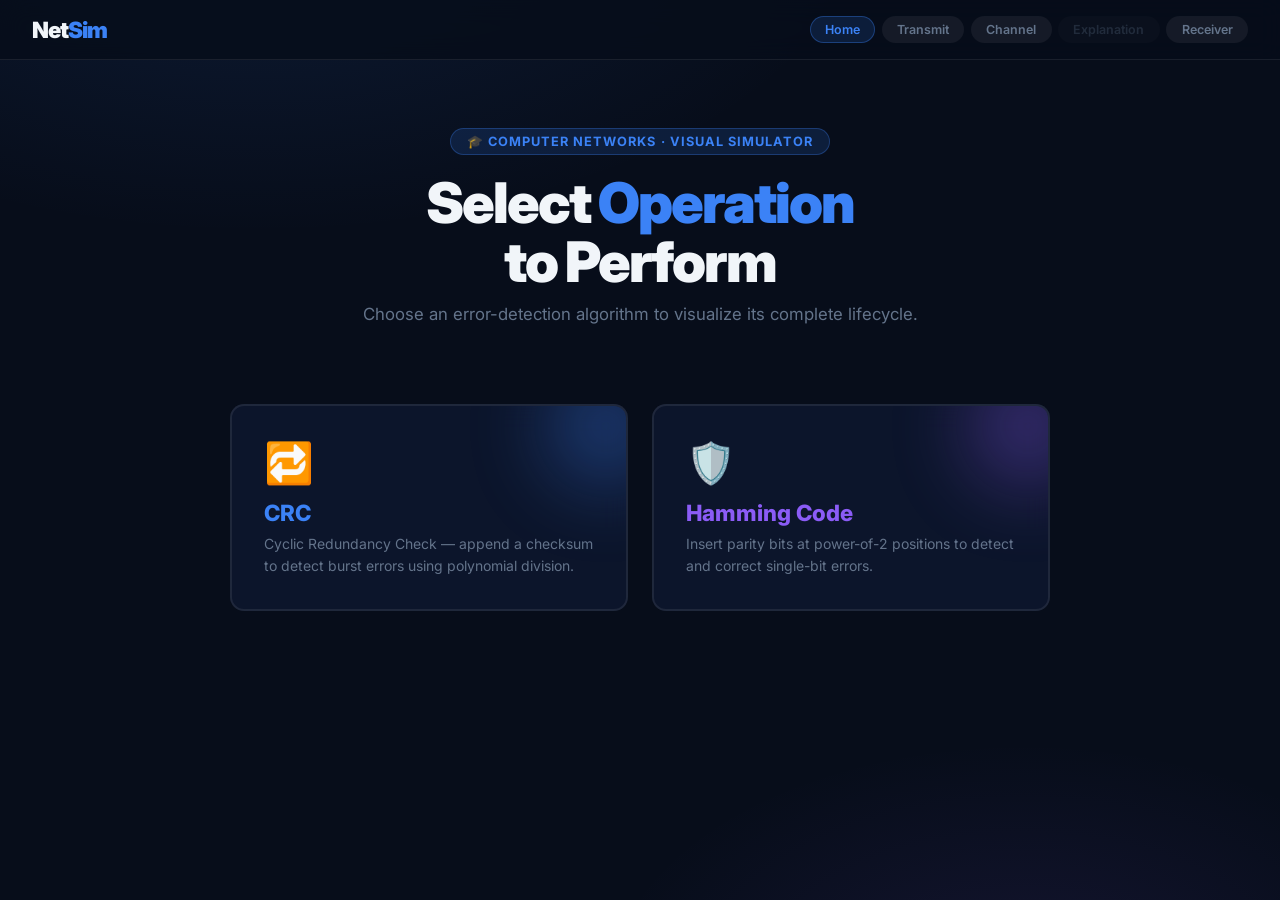
<file: simulator/index.html>
<!DOCTYPE html>
<html lang="en">

<head>
    <meta charset="UTF-8">
    <meta name="viewport" content="width=device-width,initial-scale=1">
    <title>NetSim — Error Detection Simulator</title>
    <meta name="description" content="Interactive CRC and Hamming Code simulator">
    <link rel="stylesheet" href="styles.css">
    <style>
        .hero {
            text-align: center;
            padding: 2rem 0 2.5rem;
        }

        .hero-badge {
            display: inline-block;
            background: var(--primary-dim);
            color: var(--primary);
            border: 1px solid rgba(59, 130, 246, .3);
            border-radius: 2rem;
            padding: .3rem 1rem;
            font-size: .8rem;
            font-weight: 700;
            margin-bottom: 1.2rem;
            letter-spacing: .08em;
            text-transform: uppercase;
        }

        .hero h1 {
            font-size: clamp(2rem, 5vw, 3.5rem);
            font-weight: 900;
            letter-spacing: -2px;
            line-height: 1.05;
        }

        .hero h1 span {
            color: var(--primary);
        }

        .hero p {
            margin-top: .8rem;
            font-size: 1.05rem;
            color: var(--muted);
        }

        .cards-row {
            display: grid;
            grid-template-columns: 1fr 1fr;
            gap: 1.5rem;
            width: 100%;
            max-width: 820px;
            margin-top: 2.5rem;
        }

        @media(max-width:600px) {
            .cards-row {
                grid-template-columns: 1fr;
            }
        }

        .mode-card {
            border-radius: var(--radius);
            padding: 2rem;
            cursor: pointer;
            position: relative;
            overflow: hidden;
            border: 2px solid var(--glass-b);
            background: var(--glass);
            backdrop-filter: blur(14px);
            transition: all .3s cubic-bezier(.4, 0, .2, 1);
            user-select: none;
        }

        .mode-card:hover {
            transform: translateY(-4px);
        }

        .mode-card.crc-card:hover,
        .mode-card.crc-card.selected {
            border-color: rgba(59, 130, 246, .6);
            box-shadow: 0 0 40px rgba(59, 130, 246, .2), 0 20px 40px rgba(0, 0, 0, .3);
        }

        .mode-card.ham-card:hover,
        .mode-card.ham-card.selected {
            border-color: rgba(139, 92, 246, .6);
            box-shadow: 0 0 40px rgba(139, 92, 246, .2), 0 20px 40px rgba(0, 0, 0, .3);
        }

        .mode-card .glow-orb {
            position: absolute;
            top: -40px;
            right: -40px;
            width: 120px;
            height: 120px;
            border-radius: 50%;
            filter: blur(40px);
            opacity: .35;
        }

        .crc-card .glow-orb {
            background: var(--primary);
        }

        .ham-card .glow-orb {
            background: var(--violet);
        }

        .mode-icon {
            font-size: 2.5rem;
            margin-bottom: .75rem;
        }

        .mode-name {
            font-size: 1.4rem;
            font-weight: 800;
            margin-bottom: .4rem;
        }

        .mode-card.crc-card .mode-name {
            color: var(--primary);
        }

        .mode-card.ham-card .mode-name {
            color: var(--violet);
        }

        .mode-desc {
            font-size: .875rem;
            color: var(--muted);
            line-height: 1.6;
        }

        .info-panel {
            width: 100%;
            max-width: 820px;
            margin-top: 1.5rem;
            display: none;
            animation: pageIn .4s ease both;
        }

        .info-panel.visible {
            display: block;
        }

        .info-grid {
            display: grid;
            grid-template-columns: 1fr 1fr;
            gap: 1rem;
            margin-top: 1rem;
        }

        @media(max-width:600px) {
            .info-grid {
                grid-template-columns: 1fr;
            }
        }

        .info-block {
            background: rgba(0, 0, 0, .25);
            border-radius: 10px;
            padding: 1rem;
            border: 1px solid var(--glass-b);
        }

        .info-block h4 {
            font-size: .8rem;
            font-weight: 700;
            color: var(--muted);
            text-transform: uppercase;
            letter-spacing: .06em;
            margin-bottom: .5rem;
        }

        .info-block p {
            font-size: .875rem;
            color: #cbd5e1;
            line-height: 1.6;
        }

        .formula-box {
            background: rgba(0, 0, 0, .3);
            border-radius: 8px;
            padding: .75rem 1rem;
            font-family: var(--mono);
            font-size: .95rem;
            margin-top: .5rem;
            border: 1px solid var(--glass-b);
        }

        .begin-wrap {
            margin-top: 2rem;
            text-align: center;
            animation: pageIn .4s ease .1s both;
        }
    </style>
</head>

<body>
    <nav class="nav-strip">
        <div class="nav-logo">Net<span>Sim</span></div>
        <div class="nav-steps"></div>
    </nav>

    <div class="page-root page-wrap">
        <div class="hero">
            <div class="hero-badge">🎓 Computer Networks · Visual Simulator</div>
            <h1>Select <span>Operation</span><br>to Perform</h1>
            <p>Choose an error-detection algorithm to visualize its complete lifecycle.</p>
        </div>

        <div class="cards-row">
            <div class="mode-card crc-card" id="card-crc" onclick="selectMode('crc')">
                <div class="glow-orb"></div>
                <div class="mode-icon">🔁</div>
                <div class="mode-name">CRC</div>
                <div class="mode-desc">Cyclic Redundancy Check — append a checksum to detect burst errors using
                    polynomial division.</div>
            </div>
            <div class="mode-card ham-card" id="card-ham" onclick="selectMode('hamming')">
                <div class="glow-orb"></div>
                <div class="mode-icon">🛡️</div>
                <div class="mode-name">Hamming Code</div>
                <div class="mode-desc">Insert parity bits at power-of-2 positions to detect and correct single-bit
                    errors.</div>
            </div>
        </div>

        <!-- Detail panel shown after selection -->
        <div class="info-panel card" id="info-panel">
            <div id="info-inner"></div>
        </div>

        <div class="begin-wrap" id="begin-wrap" style="display:none">
            <button class="btn btn-primary" onclick="navigate('transmit.html')"
                style="padding:1rem 3rem;font-size:1.05rem;">
                Begin Simulation &rarr;
            </button>
        </div>
    </div>

    <script src="app.js"></script>
    <script>
        buildNav('index.html');
        const CRC_HTML = `
<h3 style="font-size:1.1rem;font-weight:800;color:var(--primary);margin-bottom:1rem">� Cyclic Redundancy Check (CRC)</h3>
<p style="color:var(--muted);font-size:.9rem;line-height:1.7;margin-bottom:1rem">CRC is a type of hash function used to detect accidental changes to raw data. A sender calculates a checksum (remainder) by doing polynomial long division and appends it to the data. The receiver repeats the division — if the remainder is zero, data is intact.</p>
<div class="info-grid">
  <div class="info-block"><h4>How Encoding Works</h4><p>Append <em>r</em> zeros to data (where r = degree of polynomial), then XOR-divide by the polynomial. The remainder is appended as the CRC checksum.</p><div class="formula-box">CRC = Data × 2<sup>r</sup> mod G(x)</div></div>
  <div class="info-block"><h4>How Detection Works</h4><p>Receiver divides received frame by the same polynomial. If remainder ≠ 0, there was an error. If remainder = 0, data is considered valid.</p><div class="formula-box">Received ÷ G(x) → Remainder = 0?</div></div>
  <div class="info-block"><h4>Key Properties</h4><p>Detects all single-bit errors, all burst errors up to the degree of the polynomial, and most other error patterns.</p></div>
  <div class="info-block"><h4>Common Polynomials</h4><p>CRC-8: 100000111 &nbsp;|&nbsp; CRC-16: 11000000000000101 &nbsp;|&nbsp; CRC-32 in Ethernet</p><div class="formula-box" style="font-size:.8rem">G(x) = x³+x+1 → 1101</div></div>
</div>`;

        const HAM_HTML = `
<h3 style="font-size:1.1rem;font-weight:800;color:var(--violet);margin-bottom:1rem">🛡️ Hamming Code</h3>
<p style="color:var(--muted);font-size:.9rem;line-height:1.7;margin-bottom:1rem">Hamming Code inserts redundant parity bits at power-of-2 positions within the data. Each parity bit covers a specific set of data bit positions. At the receiver, the syndrome bits reveal the exact position of any single-bit error so it can be corrected.</p>
<div class="info-grid">
  <div class="info-block"><h4>Parity Bit Positions</h4><p>Positions 1, 2, 4, 8, 16… (powers of 2) are reserved for parity bits. Data fills the remaining positions.</p><div class="formula-box">If m data bits → r parity bits<br>where 2ʳ ≥ m + r + 1</div></div>
  <div class="info-block"><h4>Error Correction</h4><p>At the receiver, all parity checks are re-run. The sum of failed check positions gives the syndrome — the exact position of the flipped bit.</p><div class="formula-box">Syndrome = S₁S₂S₃… → error bit index</div></div>
  <div class="info-block"><h4>Even vs Odd Parity</h4><p>Even: parity bit makes an even count of 1s in its group. Odd: parity bit makes an odd count. Both variants work — the receiver must know which was used.</p></div>
  <div class="info-block"><h4>Characteristics</h4><p>Detects and corrects all single-bit errors. Can detect (but not correct) two-bit errors. Widely used in ECC RAM.</p></div>
</div>`;

        function selectMode(m) {
            State.mode = m;
            document.getElementById('card-crc').classList.toggle('selected', m === 'crc');
            document.getElementById('card-ham').classList.toggle('selected', m === 'hamming');
            const panel = document.getElementById('info-panel');
            document.getElementById('info-inner').innerHTML = m === 'crc' ? CRC_HTML : HAM_HTML;
            panel.style.borderColor = m === 'crc' ? 'rgba(59,130,246,.3)' : 'rgba(139,92,246,.3)';
            panel.classList.add('visible');
            document.getElementById('begin-wrap').style.display = 'block';
            panel.scrollIntoView({ behavior: 'smooth', block: 'nearest' });
        }
        // Restore previous selection if any
        if (State.data) {
            selectMode(State.mode);
        }
    </script>
</body>

</html>
</file>
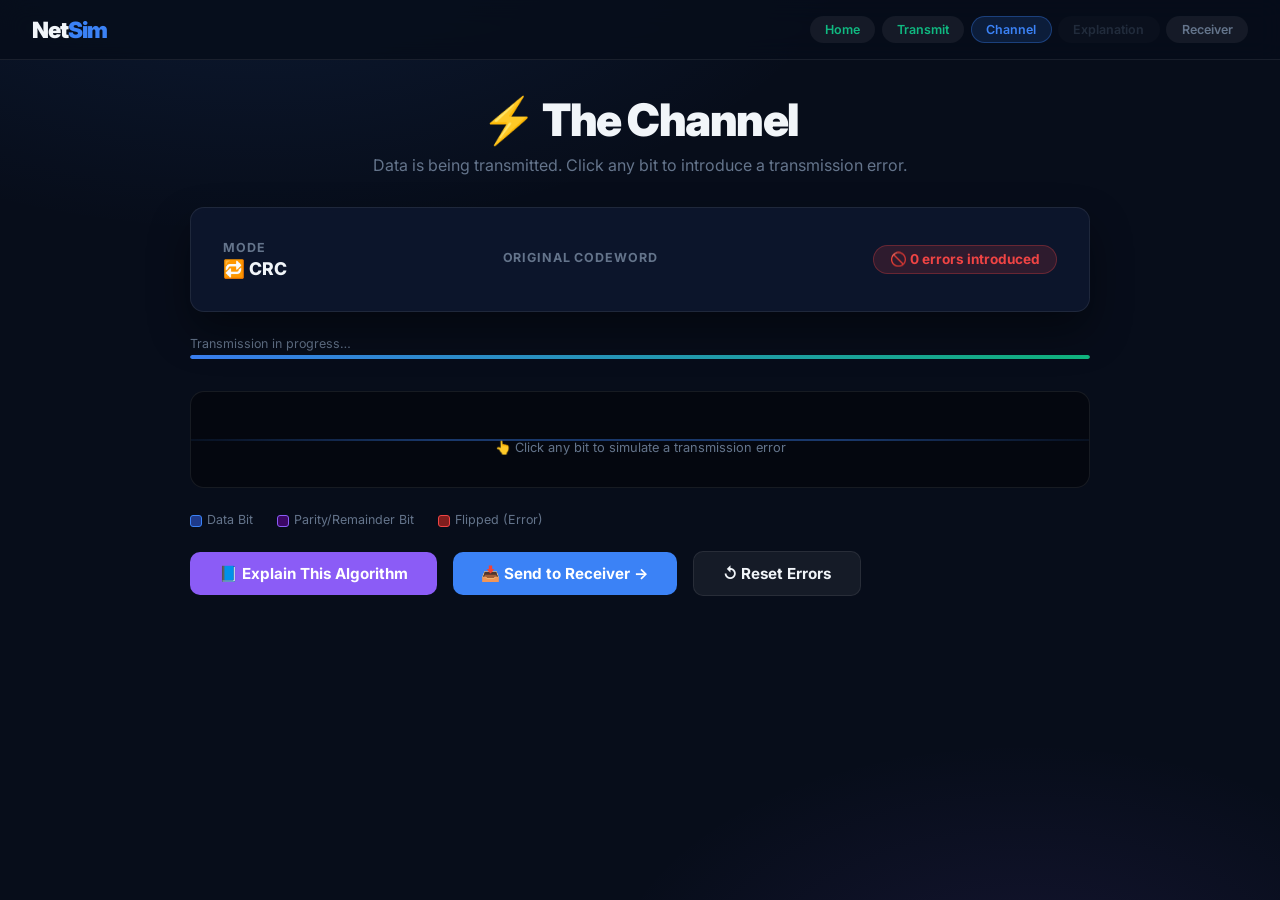
<file: simulator/channel.html>
<!DOCTYPE html>
<html lang="en">

<head>
    <meta charset="UTF-8">
    <meta name="viewport" content="width=device-width,initial-scale=1">
    <title>NetSim — The Channel</title>
    <link rel="stylesheet" href="styles.css">
    <style>
        .channel-wrap {
            width: 100%;
            max-width: 900px;
            margin-top: 2rem;
            display: flex;
            flex-direction: column;
            gap: 1.5rem;
        }

        /* Stream ribbon */
        .stream-ribbon {
            background: rgba(0, 0, 0, .4);
            border: 1px solid var(--glass-b);
            border-radius: var(--radius);
            padding: 2rem;
            position: relative;
            overflow: hidden;
        }

        .stream-ribbon::before {
            content: '';
            position: absolute;
            top: 50%;
            left: -60px;
            right: -60px;
            height: 2px;
            background: linear-gradient(90deg, transparent, rgba(59, 130, 246, .4) 30%, rgba(59, 130, 246, .4) 70%, transparent);
            transform: translateY(-50%);
            animation: streamPulse 2s ease infinite;
        }

        @keyframes streamPulse {

            0%,
            100% {
                opacity: .4;
            }

            50% {
                opacity: 1;
            }
        }

        .bits-channel {
            display: flex;
            flex-wrap: wrap;
            gap: .4rem;
            justify-content: center;
            position: relative;
            z-index: 1;
        }

        .bit-box.channel-bit {
            cursor: pointer;
            width: 48px;
            height: 54px;
            font-size: 1.3rem;
        }

        .bit-box.channel-bit:hover {
            transform: translateY(-4px) scale(1.1);
            filter: brightness(1.3);
        }

        .bit-box.channel-bit.error {
            cursor: pointer;
        }

        .flip-hint {
            text-align: center;
            font-size: .8rem;
            color: var(--muted);
            margin-top: 1rem;
        }

        /* Error counter */
        .err-counter {
            display: inline-flex;
            align-items: center;
            gap: .5rem;
            background: var(--red-dim);
            color: var(--red);
            border: 1px solid rgba(239, 68, 68, .3);
            border-radius: 2rem;
            padding: .35rem 1rem;
            font-size: .85rem;
            font-weight: 700;
        }

        /* Actions bar */
        .actions-bar {
            display: flex;
            gap: 1rem;
            flex-wrap: wrap;
            align-items: center;
        }

        .packet-anim {
            width: 100%;
            height: 4px;
            background: rgba(255, 255, 255, .06);
            border-radius: 2px;
            overflow: hidden;
            margin-bottom: .5rem;
        }

        .packet-fill {
            height: 100%;
            background: linear-gradient(90deg, var(--primary), var(--green));
            border-radius: 2px;
            width: 0%;
            transition: width .8s ease;
        }
    </style>
</head>

<body>
    <nav class="nav-strip">
        <div class="nav-logo">Net<span>Sim</span></div>
        <div class="nav-steps"></div>
    </nav>

    <div class="page-root page-wrap">
        <h1 class="section-title">⚡ The Channel</h1>
        <p class="section-sub">Data is being transmitted. Click any bit to introduce a transmission error.</p>

        <div class="channel-wrap">

            <div class="card"
                style="display:flex;align-items:center;justify-content:space-between;flex-wrap:wrap;gap:1rem;">
                <div>
                    <div
                        style="font-size:.78rem;color:var(--muted);font-weight:700;text-transform:uppercase;letter-spacing:.07em;">
                        Mode</div>
                    <div id="mode-badge" style="font-size:1.1rem;font-weight:800;margin-top:.2rem;"></div>
                </div>
                <div>
                    <div
                        style="font-size:.78rem;color:var(--muted);font-weight:700;text-transform:uppercase;letter-spacing:.07em;">
                        Original Codeword</div>
                    <div id="codeword-info"
                        style="font-family:var(--mono);letter-spacing:2px;margin-top:.2rem;font-size:1rem;"></div>
                </div>
                <div class="err-counter" id="err-counter">🚫 0 errors introduced</div>
            </div>

            <!-- Transmission progress bar -->
            <div>
                <div style="font-size:.78rem;color:var(--muted);margin-bottom:.25rem;">Transmission in progress…</div>
                <div class="packet-anim">
                    <div class="packet-fill" id="pkt-fill"></div>
                </div>
            </div>

            <!-- The bit stream -->
            <div class="stream-ribbon">
                <div class="bits-channel" id="channel-bits"></div>
                <div class="flip-hint">👆 Click any bit to simulate a transmission error</div>
            </div>

            <!-- Legend -->
            <div style="display:flex;gap:1.5rem;flex-wrap:wrap;font-size:.78rem;color:var(--muted);">
                <span><span
                        style="display:inline-block;width:12px;height:12px;background:#1e3a8a;border:1.5px solid #3b82f6;border-radius:3px;margin-right:5px;vertical-align:middle;"></span>Data
                    Bit</span>
                <span><span
                        style="display:inline-block;width:12px;height:12px;background:#3b0764;border:1.5px solid #8b5cf6;border-radius:3px;margin-right:5px;vertical-align:middle;"></span>Parity/Remainder
                    Bit</span>
                <span><span
                        style="display:inline-block;width:12px;height:12px;background:#7f1d1d;border:1.5px solid #ef4444;border-radius:3px;margin-right:5px;vertical-align:middle;"></span>Flipped
                    (Error)</span>
            </div>

            <!-- Actions -->
            <div class="actions-bar">
                <button class="btn btn-violet" onclick="goExplain()">📘 Explain This Algorithm</button>
                <button class="btn btn-primary" onclick="goReceiver()">📥 Send to Receiver →</button>
                <button class="btn btn-ghost" onclick="resetBits()">↺ Reset Errors</button>
            </div>
        </div>
    </div>

    <script src="app.js"></script>
    <script>
        buildNav('channel.html');
        const codeword = State.codeword;
        const mode = State.mode;
        let errCount = 0;
        let originalBitTypes = [];

        document.getElementById('mode-badge').textContent = mode === 'crc' ? '🔁 CRC' : '🛡️ Hamming Code';
        document.getElementById('codeword-info').textContent = codeword;

        // Build class map
        function buildClassMap() {
            const n = codeword.length;
            const map = {};
            if (mode === 'crc') {
                const dataLen = State.data.length;
                codeword.split('').forEach((_, i) => { map[i] = i < dataLen ? 'data' : 'rem'; });
            } else {
                codeword.split('').forEach((_, i) => {
                    const pos = n - i;
                    map[i] = (pos & (pos - 1)) === 0 ? 'parity' : 'data';
                });
            }
            return map;
        }

        const clsMap = buildClassMap();
        codeword.split('').forEach((_, i) => originalBitTypes.push(clsMap[i]));

        function renderChannel() {
            const container = document.getElementById('channel-bits');
            const currentBits = Array.from(container.querySelectorAll('.channel-bit')).map(b => b.textContent);
            container.innerHTML = '';
            const bits = currentBits.length ? currentBits : codeword.split('');
            bits.forEach((b, i) => {
                const box = document.createElement('div');
                const isErr = b !== codeword[i];
                box.className = `bit-box channel-bit flow-in ${isErr ? 'error' : originalBitTypes[i]}`;
                box.style.animationDelay = (i * 0.03) + 's';
                box.textContent = b;
                box.title = 'Click to flip this bit';
                box.addEventListener('click', () => flipBit(box, i));
                container.appendChild(box);
            });
        }

        // Initial render with animation
        setTimeout(() => {
            renderChannel();
            // animate progress bar
            setTimeout(() => document.getElementById('pkt-fill').style.width = '100%', 200);
        }, 100);

        function flipBit(box, idx) {
            const was = box.textContent;
            box.textContent = was === '1' ? '0' : '1';
            const isErr = box.textContent !== codeword[idx];
            box.className = `bit-box channel-bit ${isErr ? 'error' : originalBitTypes[idx]}`;
            // Ripple effect
            box.style.transform = 'scale(1.3)';
            setTimeout(() => box.style.transform = '', 200);
            // Recount errors
            errCount = Array.from(document.querySelectorAll('.channel-bit'))
                .filter((b, i) => b.textContent !== codeword[i]).length;
            document.getElementById('err-counter').textContent = `🚫 ${errCount} error${errCount !== 1 ? 's' : ''} introduced`;
            document.getElementById('err-counter').style.background = errCount ? 'rgba(239,68,68,.2)' : 'var(--red-dim)';
        }

        function resetBits() {
            errCount = 0;
            document.getElementById('err-counter').textContent = '🚫 0 errors introduced';
            document.getElementById('channel-bits').innerHTML = '';
            renderChannel();
        }

        function goReceiver() {
            State.received = Array.from(document.querySelectorAll('.channel-bit')).map(b => b.textContent).join('');
            State.fromChannel = true;
            navigate('receiver.html');
        }

        function goExplain() {
            State.fromChannel = true;
            navigate('explanation.html');
        }
    </script>
</body>

</html>
</file>
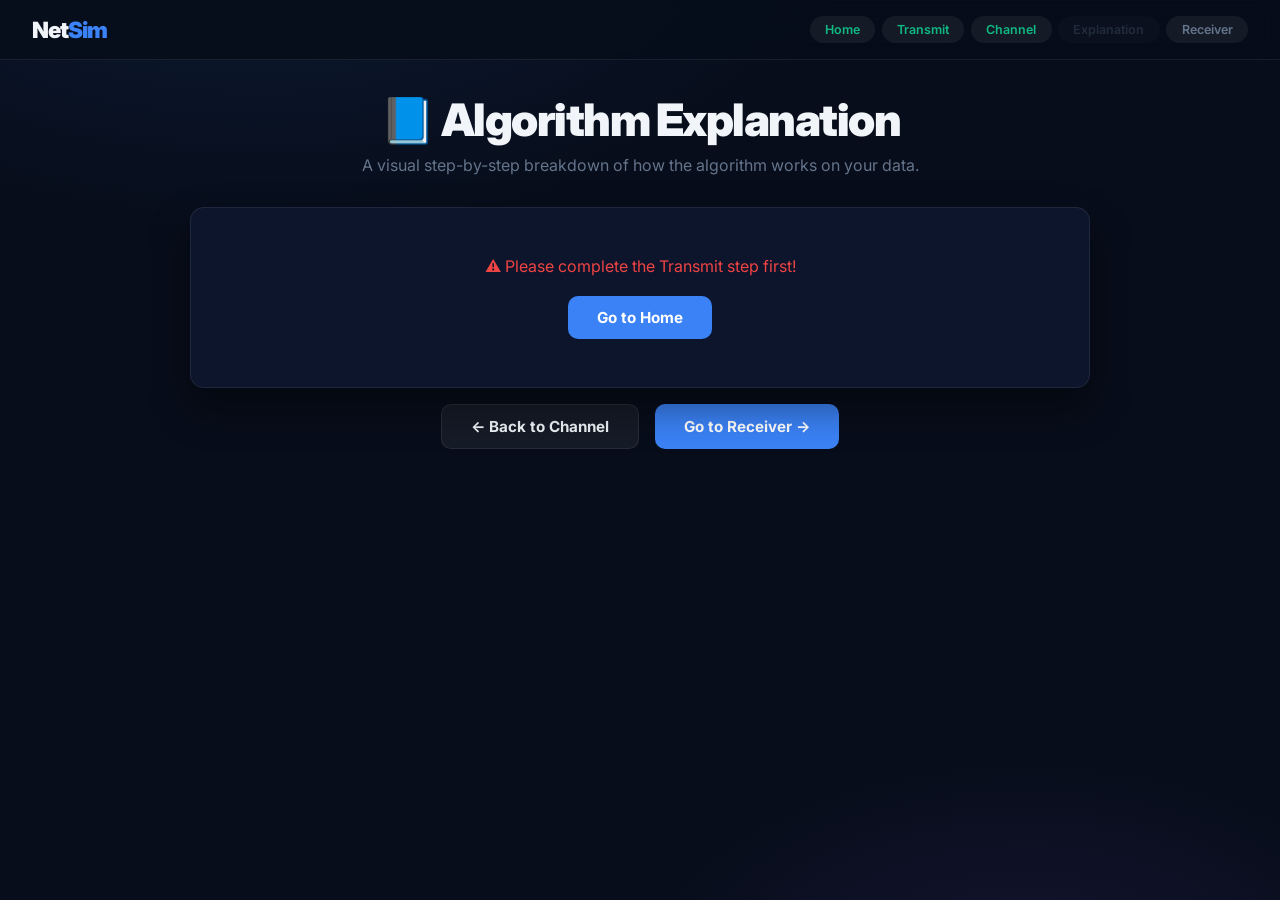
<file: simulator/explanation.html>
<!DOCTYPE html>
<html lang="en">

<head>
    <meta charset="UTF-8">
    <meta name="viewport" content="width=device-width,initial-scale=1">
    <title>NetSim — Explanation</title>
    <link rel="stylesheet" href="styles.css">
    <style>
        .exp-wrap {
            width: 100%;
            max-width: 900px;
            margin-top: 2rem;
            display: flex;
            flex-direction: column;
            gap: 2rem;
        }

        .exp-section {
            display: flex;
            flex-direction: column;
            gap: 1rem;
        }

        .exp-heading {
            font-size: .72rem;
            font-weight: 800;
            text-transform: uppercase;
            letter-spacing: .12em;
            color: var(--primary);
            padding-bottom: .5rem;
            border-bottom: 1px solid rgba(59, 130, 246, .25);
        }

        /* CRC table */
        .crc-div-wrap {
            overflow-x: auto;
        }

        .crc-div-table {
            border-collapse: collapse;
            font-family: var(--mono);
            font-size: .85rem;
            width: 100%;
        }

        .crc-div-table th {
            background: rgba(59, 130, 246, .12);
            color: var(--primary);
            padding: .5rem .8rem;
            border: 1px solid rgba(59, 130, 246, .2);
            font-weight: 700;
        }

        .crc-div-table td {
            padding: .45rem .8rem;
            border: 1px solid var(--glass-b);
        }

        .crc-div-table .sep-row td {
            border-top: 2px solid rgba(255, 255, 255, .2);
        }

        .crc-div-table .result-row td {
            background: rgba(16, 185, 129, .08);
            color: var(--green);
        }

        /* Hamming interactive */
        .ham-pos-diagram {
            display: flex;
            gap: .6rem;
            flex-wrap: wrap;
            align-items: flex-end;
        }

        .parity-group-box {
            background: rgba(139, 92, 246, .1);
            border: 1px solid rgba(139, 92, 246, .25);
            border-radius: 10px;
            padding: .75rem;
            cursor: pointer;
            transition: all .2s;
        }

        .parity-group-box:hover {
            background: rgba(139, 92, 246, .2);
            transform: translateY(-2px);
        }

        .parity-group-box h5 {
            font-size: .75rem;
            font-weight: 700;
            color: var(--violet);
            margin-bottom: .4rem;
        }

        .parity-group-box .covered-positions {
            display: flex;
            gap: .25rem;
            flex-wrap: wrap;
        }

        .mini-bit {
            width: 28px;
            height: 32px;
            display: inline-flex;
            align-items: center;
            justify-content: center;
            border-radius: 5px;
            font-family: var(--mono);
            font-size: .8rem;
            font-weight: 700;
        }

        .mini-bit.data {
            background: #1e3a8a;
            color: #93c5fd;
            border: 1px solid #3b82f6;
        }

        .mini-bit.parity {
            background: #3b0764;
            color: #c4b5fd;
            border: 1px solid #8b5cf6;
        }

        .mini-bit.active {
            outline: 2px solid var(--amber);
            outline-offset: 2px;
        }

        /* Syndrome table */
        .syn-wrap {
            overflow-x: auto;
        }

        .step-by-step {
            display: flex;
            flex-direction: column;
            gap: .5rem;
        }

        .explain-step {
            background: rgba(0, 0, 0, .2);
            border-radius: 8px;
            padding: .75rem 1rem;
            border-left: 3px solid var(--glass-b);
            animation: slideRow .3s ease both;
        }

        .explain-step.crc-step {
            border-color: var(--primary);
        }

        .explain-step.ham-step {
            border-color: var(--violet);
        }

        .explain-step.pass-step {
            border-color: var(--green);
        }

        .explain-step.fail-step {
            border-color: var(--red);
        }
    </style>
</head>

<body>
    <nav class="nav-strip">
        <div class="nav-logo">Net<span>Sim</span></div>
        <div class="nav-steps"></div>
    </nav>

    <div class="page-root page-wrap">
        <h1 class="section-title">📘 Algorithm Explanation</h1>
        <p class="section-sub">A visual step-by-step breakdown of how the algorithm works on your data.</p>

        <div class="exp-wrap" id="exp-wrap">
            <div class="card" style="text-align:center;padding:3rem;">
                <div style="font-size:2rem;margin-bottom:1rem;">⏳</div>
                <div style="color:var(--muted);">Loading explanation…</div>
            </div>
        </div>

        <div style="display:flex;gap:1rem;margin-top:1rem;flex-wrap:wrap;">
            <button class="btn btn-ghost" onclick="navigate('channel.html')">← Back to Channel</button>
            <button class="btn btn-primary" onclick="navigate('receiver.html')">Go to Receiver →</button>
        </div>
    </div>

    <script src="app.js"></script>
    <script>
        buildNav('explanation.html');
        // Guard: only if came from channel
        if (!State.codeword) {
            document.getElementById('exp-wrap').innerHTML = `<div class="card" style="text-align:center;padding:3rem;color:var(--red)">
    ⚠️ Please complete the Transmit step first!<br><br>
    <button class="btn btn-primary" onclick="navigate('index.html')">Go to Home</button>
  </div>`;
        } else {
            buildExplanation();
        }

        function buildExplanation() {
            const wrap = document.getElementById('exp-wrap');
            wrap.innerHTML = '';
            const mode = State.mode;
            const data = State.data;
            const codeword = State.codeword;
            const parity = State.parity;

            if (mode === 'crc') buildCRCExplanation(wrap, data, State.poly, codeword);
            else buildHammingExplanation(wrap, data, codeword, parity);
        }

        function buildCRCExplanation(wrap, data, poly, codeword) {
            const rem = codeword.slice(data.length);
            const appended = data + '0'.repeat(poly.length - 1);

            // Overview card
            const ov = document.createElement('div'); ov.className = 'card exp-section';
            ov.innerHTML = `
    <div class="exp-heading">🔁 CRC Overview</div>
    <div class="step-by-step">
      <div class="explain-step crc-step" style="animation-delay:.0s"><strong>Step 1 — Original Data:</strong> <span style="font-family:var(--mono);color:#93c5fd;letter-spacing:2px">${data}</span></div>
      <div class="explain-step crc-step" style="animation-delay:.1s"><strong>Step 2 — Polynomial G(x):</strong> <span style="font-family:var(--mono);color:#c4b5fd;letter-spacing:2px">${poly}</span> (degree ${poly.length - 1})</div>
      <div class="explain-step crc-step" style="animation-delay:.2s"><strong>Step 3 — Append ${poly.length - 1} zeros:</strong> <span style="font-family:var(--mono);color:#60a5fa;letter-spacing:2px">${appended}</span></div>
      <div class="explain-step crc-step" style="animation-delay:.3s"><strong>Step 4 — XOR Divide by G(x)</strong> (long division in modulo-2 arithmetic, no carries/borrows).</div>
      <div class="explain-step pass-step" style="animation-delay:.4s"><strong>Step 5 — Remainder (CRC):</strong> <span style="font-family:var(--mono);color:#6ee7b7;letter-spacing:2px">${rem}</span> → Frame sent = <span style="font-family:var(--mono);">${codeword}</span></div>
    </div>`;
            wrap.appendChild(ov);

            // Full division table
            const { steps } = mod2div(appended, poly);
            const divCard = document.createElement('div'); divCard.className = 'card exp-section';
            divCard.innerHTML = `<div class="exp-heading">⊕ Full XOR Long Division Table</div>`;
            const divWrap = document.createElement('div'); divWrap.className = 'crc-div-wrap';
            const tbl = document.createElement('table'); tbl.className = 'crc-div-table';
            tbl.innerHTML = `<thead><tr><th>#</th><th>Current Dividend</th><th>÷ Divisor</th><th>XOR Result</th><th>Next Window</th></tr></thead>`;
            const tbody = document.createElement('tbody');
            steps.forEach((s, i) => {
                const tr = document.createElement('tr');
                if (i === steps.length - 1) tr.className = 'result-row';
                tr.style.animationDelay = (i * 0.05) + 's';
                tr.style.animation = 'slideRow .3s ease both';
                tr.innerHTML = `
      <td style="color:var(--muted)">${i + 1}</td>
      <td style="color:#93c5fd;letter-spacing:2px">${s.dividend}</td>
      <td style="color:#c4b5fd;letter-spacing:2px">${s.divisor}</td>
      <td style="color:#6ee7b7;letter-spacing:2px">${s.xored}</td>
      <td style="color:var(--muted);letter-spacing:2px">${s.bring}</td>`;
                tbody.appendChild(tr);
            });
            tbl.appendChild(tbody);
            divWrap.appendChild(tbl);
            divCard.appendChild(divWrap);
            wrap.appendChild(divCard);

            // Why it works
            const why = document.createElement('div'); why.className = 'card exp-section';
            why.innerHTML = `
    <div class="exp-heading">💡 Why It Works</div>
    <p style="color:#cbd5e1;line-height:1.8;font-size:.9rem">In Modulo-2 arithmetic, XOR replaces subtraction. By appending placeholder zeros, we're computing Data × 2<sup>r</sup> — creating space for the remainder. The resulting remainder is guaranteed to cancel out when re-divided at the receiver, <em>if and only if</em> no bits were altered during transmission.</p>`;
            wrap.appendChild(why);
        }

        function buildHammingExplanation(wrap, data, codeword, parity) {
            const { r, positions, bits, parityCalcs } = hammingEncode(data, parity);
            const n = codeword.length;

            // Overview
            const ov = document.createElement('div'); ov.className = 'card exp-section';
            ov.innerHTML = `
    <div class="exp-heading">🛡️ Hamming Code Overview</div>
    <div class="step-by-step">
      <div class="explain-step ham-step" style="animation-delay:.0s"><strong>Data (m = ${data.length} bits):</strong> <span style="font-family:var(--mono);color:#93c5fd;letter-spacing:2px">${data}</span></div>
      <div class="explain-step ham-step" style="animation-delay:.1s"><strong>Parity bits needed (r = ${r}):</strong> 2ʳ = ${1 << r} ≥ ${data.length} + ${r} + 1 = ${data.length + r + 1} ✔</div>
      <div class="explain-step ham-step" style="animation-delay:.2s"><strong>Total codeword length:</strong> n = m + r = ${data.length} + ${r} = ${n} bits</div>
      <div class="explain-step ham-step" style="animation-delay:.3s"><strong>Parity positions (powers of 2):</strong> ${parityCalcs.map(p => 'P' + p.pos).join(', ')}</div>
      <div class="explain-step ham-step" style="animation-delay:.4s"><strong>Parity type:</strong> ${parity.toUpperCase()} — each parity bit makes the XOR of its group = ${parity === 'even' ? '0' : '1'}</div>
      <div class="explain-step pass-step" style="animation-delay:.5s"><strong>Final Codeword:</strong> <span style="font-family:var(--mono);color:#6ee7b7;letter-spacing:2px">${codeword}</span></div>
    </div>`;
            wrap.appendChild(ov);

            // Parity group interactive
            const pgCard = document.createElement('div'); pgCard.className = 'card exp-section';
            pgCard.innerHTML = `<div class="exp-heading">🎯 Parity Groups (Hover to Highlight)</div><p style="color:var(--muted);font-size:.82rem;margin-bottom:1rem">Each parity bit P covers specific positions. Hover a card to see which bits it checks.</p>`;
            const fullRow = document.createElement('div');
            fullRow.style.cssText = 'display:flex;gap:.3rem;flex-wrap:wrap;margin-bottom:1.2rem;';
            codeword.split('').forEach((b, i) => {
                const pos = n - i;
                const isParity = (pos & (pos - 1)) === 0;
                const mini = document.createElement('div');
                mini.className = `mini-bit ${isParity ? 'parity' : 'data'}`;
                mini.id = `ebit-${pos}`;
                mini.textContent = b;
                mini.title = isParity ? `Parity bit P${pos}` : `Data bit at position ${pos}`;
                fullRow.appendChild(mini);
            });
            pgCard.appendChild(fullRow);

            const pgRow = document.createElement('div'); pgRow.className = 'ham-pos-diagram';
            parityCalcs.forEach(calc => {
                const box = document.createElement('div'); box.className = 'parity-group-box';
                box.innerHTML = `<h5>P${calc.pos} (pos ${calc.pos}) = ${calc.val}</h5>
      <div style="font-size:.72rem;color:var(--muted);margin-bottom:.4rem;">Covers: ${calc.covers.join(', ')}</div>
      <div class="covered-positions">${calc.covers.map(c => `<div class="mini-bit ${(c & (c - 1)) === 0 ? 'parity' : 'data'}" style="font-size:.72rem">${codeword[n - c]}</div>`).join('')}</div>`;
                box.addEventListener('mouseenter', () => {
                    calc.covers.forEach(c => {
                        const el = document.getElementById(`ebit-${c}`);
                        if (el) el.classList.add('active');
                    });
                    const self = document.getElementById(`ebit-${calc.pos}`);
                    if (self) self.classList.add('active');
                });
                box.addEventListener('mouseleave', () => {
                    document.querySelectorAll('.mini-bit.active').forEach(el => el.classList.remove('active'));
                });
                pgRow.appendChild(box);
            });
            pgCard.appendChild(pgRow);
            wrap.appendChild(pgCard);

            // Parity table
            const ptCard = document.createElement('div'); ptCard.className = 'card exp-section';
            ptCard.innerHTML = `<div class="exp-heading">📊 Parity Bit Calculation Table</div>`;
            const synWrap = document.createElement('div'); synWrap.className = 'syn-wrap';
            const tbl = document.createElement('table'); tbl.className = 'syndrome-table';
            tbl.innerHTML = `<thead><tr><th>Parity Bit</th><th>Covers Positions</th><th>Bits at Those Positions</th><th>XOR Result</th><th>Value Set</th></tr></thead>`;
            const tbody = document.createElement('tbody');
            parityCalcs.forEach((calc, i) => {
                const tr = document.createElement('tr');
                tr.style.animationDelay = (i * 0.06) + 's';
                tr.style.animation = 'slideRow .3s ease both';
                const bits = calc.covers.map(c => codeword[n - c]).join(' ⊕ ');
                tr.innerHTML = `
      <td style="color:var(--violet);font-weight:700">P${calc.pos}</td>
      <td>[${calc.covers.join(', ')}]</td>
      <td style="font-family:var(--mono)">${bits}</td>
      <td style="font-family:var(--mono);color:var(--primary)">${calc.val}</td>
      <td style="font-family:var(--mono);font-weight:700;color:${parity === 'even' ? 'var(--green)' : 'var(--amber)'}">${calc.val}</td>`;
                tbody.appendChild(tr);
            });
            tbl.appendChild(tbody);
            synWrap.appendChild(tbl);
            ptCard.appendChild(synWrap);
            wrap.appendChild(ptCard);
        }
    </script>
</body>

</html>
</file>
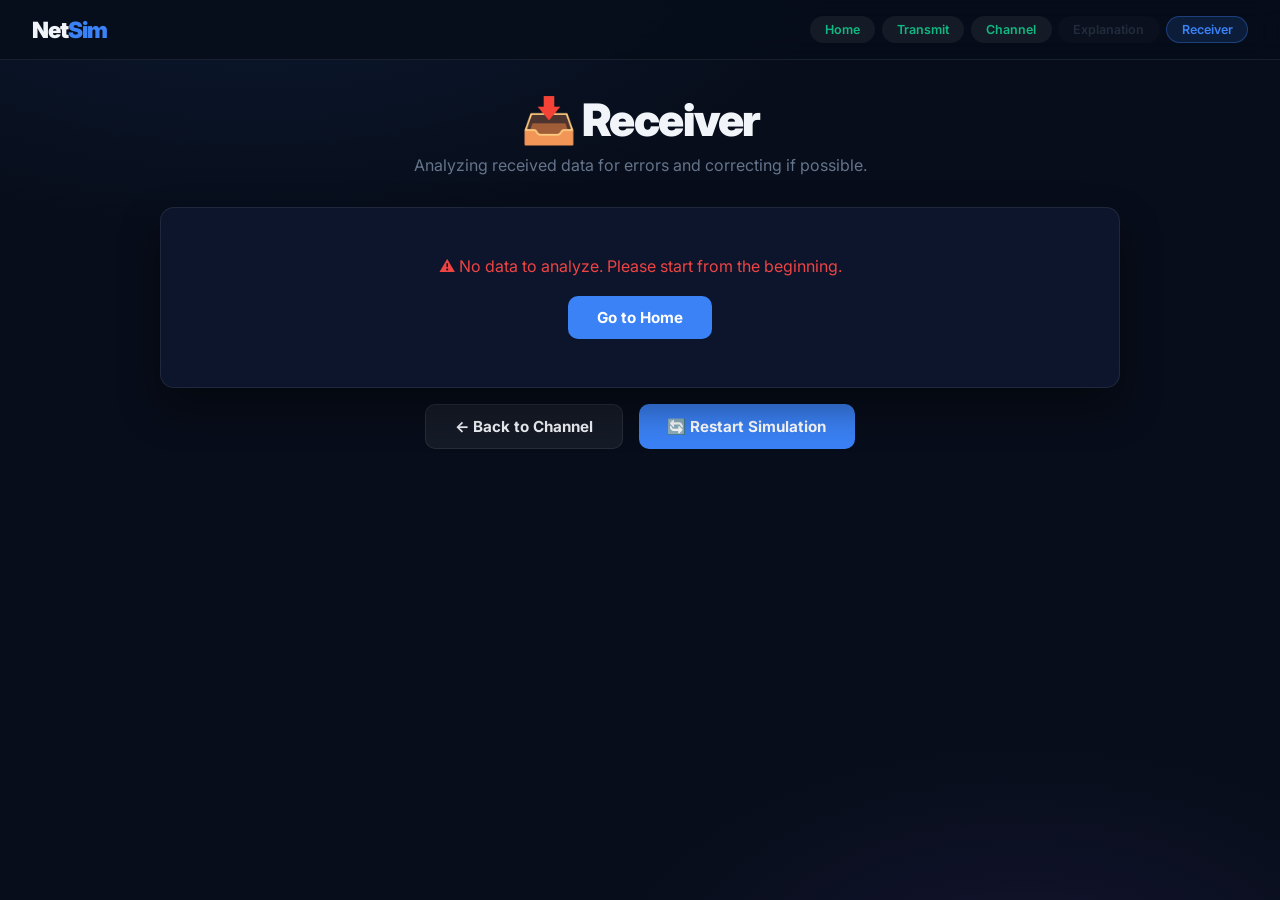
<file: simulator/receiver.html>
<!DOCTYPE html>
<html lang="en">

<head>
    <meta charset="UTF-8">
    <meta name="viewport" content="width=device-width,initial-scale=1">
    <title>NetSim — Receiver</title>
    <link rel="stylesheet" href="styles.css">
    <style>
        .rx-wrap {
            width: 100%;
            max-width: 960px;
            margin-top: 2rem;
            display: flex;
            flex-direction: column;
            gap: 1.5rem;
        }

        /* Verdict Card */
        .verdict-card {
            border-radius: var(--radius);
            padding: 1.5rem 2rem;
            animation: pageIn .5s ease both;
            position: relative;
            overflow: hidden;
            display: flex;
            flex-direction: column;
            align-items: center;
            justify-content: center;
            text-align: center;
            gap: 0.4rem;
        }

        .verdict-card.pass {
            background: var(--green-dim);
            border: 2px solid rgba(16, 185, 129, .4);
        }

        .verdict-card.fail {
            background: var(--red-dim);
            border: 2px solid rgba(239, 68, 68, .4);
        }

        .verdict-card.warn {
            background: rgba(245, 158, 11, .08);
            border: 2px solid rgba(245, 158, 11, .4);
        }

        .verdict-icon {
            font-size: 2.2rem;
            flex-shrink: 0;
            animation: pop-icon .6s cubic-bezier(.4, 0, .2, 1) .1s both;
        }

        @keyframes pop-icon {
            from {
                transform: scale(0) rotate(-20deg);
                opacity: 0;
            }

            50% {
                transform: scale(1.2) rotate(5deg);
            }

            to {
                transform: scale(1) rotate(0);
                opacity: 1;
            }
        }

        .verdict-text {
            font-size: 1.15rem;
            font-weight: 900;
        }

        .verdict-sub {
            font-size: .85rem;
            color: var(--muted);
            margin-top: .2rem;
        }

        /* Glow orb in verdict */
        .verdict-orb {
            position: absolute;
            top: 50%;
            left: 50%;
            transform: translate(-50%, -50%);
            width: 140px;
            height: 140px;
            border-radius: 50%;
            filter: blur(40px);
            opacity: .2;
            z-index: 0;
            animation: pulseBig 3s ease infinite;
        }

        @keyframes pulseBig {

            0%,
            100% {
                transform: translate(-50%, -50%) scale(1);
            }

            50% {
                transform: translate(-50%, -50%) scale(1.3);
            }
        }

        .pass .verdict-orb {
            background: var(--green);
        }

        .fail .verdict-orb {
            background: var(--red);
        }

        .warn .verdict-orb {
            background: var(--amber);
        }

        .verdict-card>*:not(.verdict-orb) {
            position: relative;
            z-index: 1;
        }

        /* Section panels */
        .rx-section {
            display: grid;
            grid-template-columns: 1fr 1fr;
            gap: 1.5rem;
        }

        @media(max-width:700px) {
            .rx-section {
                grid-template-columns: 1fr;
            }
        }

        .rx-panel {
            background: var(--glass);
            border: 1px solid var(--glass-b);
            border-radius: var(--radius);
            padding: 1.5rem;
        }

        .rx-panel-title {
            font-size: .72rem;
            font-weight: 800;
            text-transform: uppercase;
            letter-spacing: .1em;
            color: var(--muted);
            margin-bottom: 1rem;
        }

        /* CRC remainder visualizer */
        .rem-display {
            font-family: var(--mono);
            font-size: 1.3rem;
            letter-spacing: 4px;
            padding: 1rem;
            border-radius: 10px;
            text-align: center;
            margin: 1rem 0;
            border: 2px solid;
        }

        .rem-zero {
            border-color: var(--green);
            color: var(--green);
            background: var(--green-dim);
        }

        .rem-nonz {
            border-color: var(--red);
            color: var(--red);
            background: var(--red-dim);
        }

        /* Ham error position highlight */
        .err-arrow {
            display: flex;
            flex-direction: column;
            align-items: center;
            font-size: .7rem;
            font-weight: 700;
            color: var(--red);
            margin-top: .25rem;
            animation: bounce .6s ease infinite alternate;
        }

        /* Syndrome bits */
        .syndrome-row {
            display: flex;
            gap: .5rem;
            flex-wrap: wrap;
            align-items: center;
            font-family: var(--mono);
        }

        .syn-bit {
            width: 34px;
            height: 38px;
            display: flex;
            align-items: center;
            justify-content: center;
            border-radius: 6px;
            font-size: 1rem;
            font-weight: 700;
            background: #1e293b;
            border: 1.5px solid var(--glass-b);
        }

        .syn-bit.one {
            background: var(--red-dim);
            color: var(--red);
            border-color: rgba(239, 68, 68, .4);
        }

        .syn-bit.zero {
            background: var(--green-dim);
            color: var(--green);
            border-color: rgba(16, 185, 129, .4);
        }
    </style>
</head>

<body>
    <nav class="nav-strip">
        <div class="nav-logo">Net<span>Sim</span></div>
        <div class="nav-steps"></div>
    </nav>

    <div class="page-root page-wrap">
        <h1 class="section-title">📥 Receiver</h1>
        <p class="section-sub">Analyzing received data for errors and correcting if possible.</p>

        <div class="rx-wrap" id="rx-content">
            <div class="card" style="text-align:center;padding:3rem;">
                <div style="font-size:2rem;margin-bottom:1rem;">⏳</div>
                <div style="color:var(--muted);">Processing received frame…</div>
            </div>
        </div>

        <div style="display:flex;gap:1rem;flex-wrap:wrap;margin-top:1rem;">
            <button class="btn btn-ghost" onclick="navigate('channel.html')">← Back to Channel</button>
            <button class="btn btn-primary" onclick="navigate('index.html')">🔄 Restart Simulation</button>
        </div>
    </div>

    <script src="app.js"></script>
    <script>
        buildNav('receiver.html');
        const received = State.received || State.codeword;
        const mode = State.mode;
        const parity = State.parity;

        if (!received) {
            document.getElementById('rx-content').innerHTML = `<div class="card" style="text-align:center;padding:3rem;color:var(--red)">
    ⚠️ No data to analyze. Please start from the beginning.<br><br>
    <button class="btn btn-primary" onclick="navigate('index.html')">Go to Home</button>
  </div>`;
        } else {
            setTimeout(() => buildReceiver(), 300);
        }

        function buildReceiver() {
            const wrap = document.getElementById('rx-content');
            wrap.innerHTML = '';
            if (mode === 'crc') buildCRCReceiver(wrap);
            else buildHammingReceiver(wrap);
        }

        /* ── CRC Receiver ─────────────────────────────────────────────── */
        function buildCRCReceiver(wrap) {
            const poly = State.poly;
            const { pass, rem, steps } = crcCheck(received, poly);

            // Received bits
            const rxCard = document.createElement('div'); rxCard.className = 'card';
            rxCard.innerHTML = `<div style="font-size:.72rem;font-weight:800;text-transform:uppercase;letter-spacing:.1em;color:var(--muted);margin-bottom:.75rem">Received Frame</div>`;
            const rxRow = document.createElement('div'); rxRow.className = 'bits-row';
            const dataLen = State.data.length;
            received.split('').forEach((b, i) => {
                const isOrig = b === State.codeword[i];
                const baseType = i < dataLen ? 'data' : 'rem';
                const { wrap: bw } = makeBitBox(b, isOrig ? baseType : 'error', '', i * 0.03);
                rxRow.appendChild(bw);
            });
            rxCard.appendChild(rxRow);
            wrap.appendChild(rxCard);

            // Verdict
            const vCard = document.createElement('div');
            vCard.className = `verdict-card ${pass ? 'pass' : 'fail'}`;
            vCard.innerHTML = `
    <div class="verdict-orb"></div>
    <div class="verdict-icon">${pass ? '✅' : '❌'}</div>
    <div class="verdict-text">${pass ? 'NO ERRORS DETECTED' : 'DATA CORRUPTED!'}</div>
    <div class="verdict-sub">${pass
                    ? 'The CRC remainder is all zeros. The frame arrived intact.'
                    : 'CRC check failed. Non-zero remainder detected. Requesting retransmission.'}</div>`;
            wrap.appendChild(vCard);

            // Remainder display
            const remCard = document.createElement('div'); remCard.className = 'card';
            remCard.innerHTML = `
    <div style="font-size:.72rem;font-weight:800;text-transform:uppercase;letter-spacing:.1em;color:var(--muted);margin-bottom:.75rem">CRC Verification Division</div>
    <div class="rem-display ${pass ? 'rem-zero' : 'rem-nonz'}">Remainder = ${rem}</div>
    <div style="font-size:.82rem;color:var(--muted);text-align:center">${pass
                    ? '🟢 Received ÷ G(x) = 0 → Valid'
                    : '🔴 Received ÷ G(x) ≠ 0 → Corrupted'}</div>`;
            wrap.appendChild(remCard);

            // Division steps
            const stCard = document.createElement('div'); stCard.className = 'card';
            stCard.innerHTML = `<div style="font-size:.72rem;font-weight:800;text-transform:uppercase;letter-spacing:.1em;color:var(--muted);margin-bottom:.75rem">XOR Division Steps at Receiver</div>`;
            const tbl = document.createElement('table'); tbl.className = 'syndrome-table';
            tbl.innerHTML = `<thead><tr><th>#</th><th>Dividend</th><th>Divisor</th><th>XOR Result</th></tr></thead>`;
            const tb = document.createElement('tbody');
            steps.forEach((s, i) => {
                const tr = document.createElement('tr');
                if (i === steps.length - 1) tr.className = 'highlight-row';
                tr.style.animationDelay = (i * .05) + 's'; tr.style.animation = 'slideRow .3s ease both';
                tr.innerHTML = `<td style="color:var(--muted)">${i + 1}</td><td style="font-family:var(--mono);color:#93c5fd">${s.dividend}</td><td style="font-family:var(--mono);color:#c4b5fd">${s.divisor}</td><td style="font-family:var(--mono);color:#6ee7b7">${s.xored}</td>`;
                tb.appendChild(tr);
            });
            tbl.appendChild(tb); stCard.appendChild(tbl);
            wrap.appendChild(stCard);
        }

        /* ── Hamming Receiver ─────────────────────────────────────────── */
        function buildHammingReceiver(wrap) {
            const { err, errPos, correctedCodeword, extractedData, syndromeCalcs } = hammingDecode(received, parity);

            // Received bits
            const rxCard = document.createElement('div'); rxCard.className = 'card';
            rxCard.innerHTML = `<div style="font-size:.72rem;font-weight:800;text-transform:uppercase;letter-spacing:.1em;color:var(--muted);margin-bottom:.75rem">Received Codeword</div>`;
            const rxRow = document.createElement('div'); rxRow.className = 'bits-row';
            received.split('').forEach((b, i) => {
                const pos = received.length - i;
                const isParity = (pos & (pos - 1)) === 0;
                const isErrBit = err && pos === errPos;
                const { wrap: bw } = makeBitBox(b, isErrBit ? 'error' : (isParity ? 'parity' : 'data'), `P${pos}`, i * 0.03);
                rxRow.appendChild(bw);
            });
            rxCard.appendChild(rxRow);
            wrap.appendChild(rxCard);

            // Verdict
            const vCard = document.createElement('div');
            vCard.className = `verdict-card ${err ? 'warn' : 'pass'}`;
            vCard.innerHTML = `
    <div class="verdict-orb"></div>
    <div class="verdict-icon">${err ? '⚠️' : '✅'}</div>
    <div class="verdict-text">${err ? `ERROR DETECTED AT BIT #${errPos}` : 'NO ERROR DETECTED'}</div>
    <div class="verdict-sub">${err
                    ? `Syndrome = ${errPos} (binary: ${errPos.toString(2)}) → Bit at position ${errPos} was flipped. Auto-correcting…`
                    : 'All parity checks passed. The codeword is valid.'}</div>`;
            wrap.appendChild(vCard);

            // Syndrome table
            const synCard = document.createElement('div'); synCard.className = 'card';
            synCard.innerHTML = `<div style="font-size:.72rem;font-weight:800;text-transform:uppercase;letter-spacing:.1em;color:var(--muted);margin-bottom:.75rem">🧮 Syndrome Calculation</div>`;
            const synRow = document.createElement('div'); synRow.style.cssText = 'display:flex;gap:.5rem;flex-wrap:wrap;margin-bottom:1rem;';
            syndromeCalcs.forEach(s => {
                const sbit = document.createElement('div');
                sbit.className = `syn-bit ${s.syndrome ? 'one' : 'zero'}`;
                sbit.title = `P${s.pos}: ${s.syndrome}`;
                sbit.textContent = s.syndrome;
                synRow.appendChild(sbit);
            });
            const synLabel = document.createElement('div');
            synLabel.style.cssText = 'font-size:.8rem;color:var(--muted);margin-bottom:1rem;font-family:var(--mono)';
            synLabel.textContent = `Syndrome bits: ${syndromeCalcs.map(s => s.syndrome).join('')} → Error at bit #${errPos || 0}`;
            synCard.appendChild(synRow); synCard.appendChild(synLabel);

            const stbl = document.createElement('table'); stbl.className = 'syndrome-table';
            stbl.innerHTML = `<thead><tr><th>Check Bit P</th><th>Position</th><th>Covers</th><th>Parity Check Result</th><th>Syndrome Bit</th></tr></thead>`;
            const stb = document.createElement('tbody');
            syndromeCalcs.forEach((s, i) => {
                const tr = document.createElement('tr');
                if (s.syndrome) tr.className = 'highlight-row';
                tr.style.animationDelay = (i * .07) + 's'; tr.style.animation = 'slideRow .3s ease both';
                tr.innerHTML = `<td style="color:var(--violet);font-weight:700">P${s.pos}</td><td>${s.pos}</td><td>[${s.covers.join(', ')}]</td><td style="font-family:var(--mono)">${s.val}</td><td style="font-weight:800;color:${s.syndrome ? 'var(--red)' : 'var(--green)'}">${s.syndrome} ${s.syndrome ? '❌' : '✔'}</td>`;
                stb.appendChild(tr);
            });
            stbl.appendChild(stb); synCard.appendChild(stbl);
            wrap.appendChild(synCard);

            // Corrected codeword
            if (err) {
                const corrCard = document.createElement('div'); corrCard.className = 'card';
                corrCard.innerHTML = `<div style="font-size:.72rem;font-weight:800;text-transform:uppercase;letter-spacing:.1em;color:var(--green);margin-bottom:.75rem">🔧 Corrected Codeword (Bit #${errPos} Flipped Back)</div>`;
                const corrRow = document.createElement('div'); corrRow.className = 'bits-row';
                const n = received.length;
                correctedCodeword.split('').forEach((b, i) => {
                    const pos = n - i;
                    const isParity = (pos & (pos - 1)) === 0;
                    const wasCorrected = err && pos === errPos;
                    const { wrap: bw } = makeBitBox(b, wasCorrected ? 'corrected' : (isParity ? 'parity' : 'data'), wasCorrected ? `FIX!` : `P${pos}`, i * 0.04);
                    corrRow.appendChild(bw);
                });
                corrCard.appendChild(corrRow);
                wrap.appendChild(corrCard);
            }

            // Extracted data
            const exCard = document.createElement('div'); exCard.className = 'card';
            exCard.innerHTML = `<div style="font-size:.72rem;font-weight:800;text-transform:uppercase;letter-spacing:.1em;color:var(--muted);margin-bottom:.75rem">📦 Extracted Original Data</div>`;
            const exRow = document.createElement('div'); exRow.className = 'bits-row';
            extractedData.split('').forEach((b, i) => {
                const { wrap: bw } = makeBitBox(b, 'data', `D${i + 1}`, i * 0.04);
                exRow.appendChild(bw);
            });
            exCard.appendChild(exRow);
            const matchNote = document.createElement('div');
            matchNote.style.cssText = 'margin-top:.75rem;padding:.6rem 1rem;border-radius:8px;font-size:.85rem;font-weight:700;';
            if (extractedData === State.data) {
                matchNote.style.cssText += 'background:var(--green-dim);color:var(--green);';
                matchNote.textContent = '✅ Perfectly matches original transmitted data: ' + State.data;
            } else {
                matchNote.style.cssText += 'background:var(--red-dim);color:var(--red);';
                matchNote.textContent = `⚠️ Does not match original (${State.data}). Likely 2+ errors introduced.`;
            }
            exCard.appendChild(matchNote);
            wrap.appendChild(exCard);
        }
    </script>
</body>

</html>
</file>
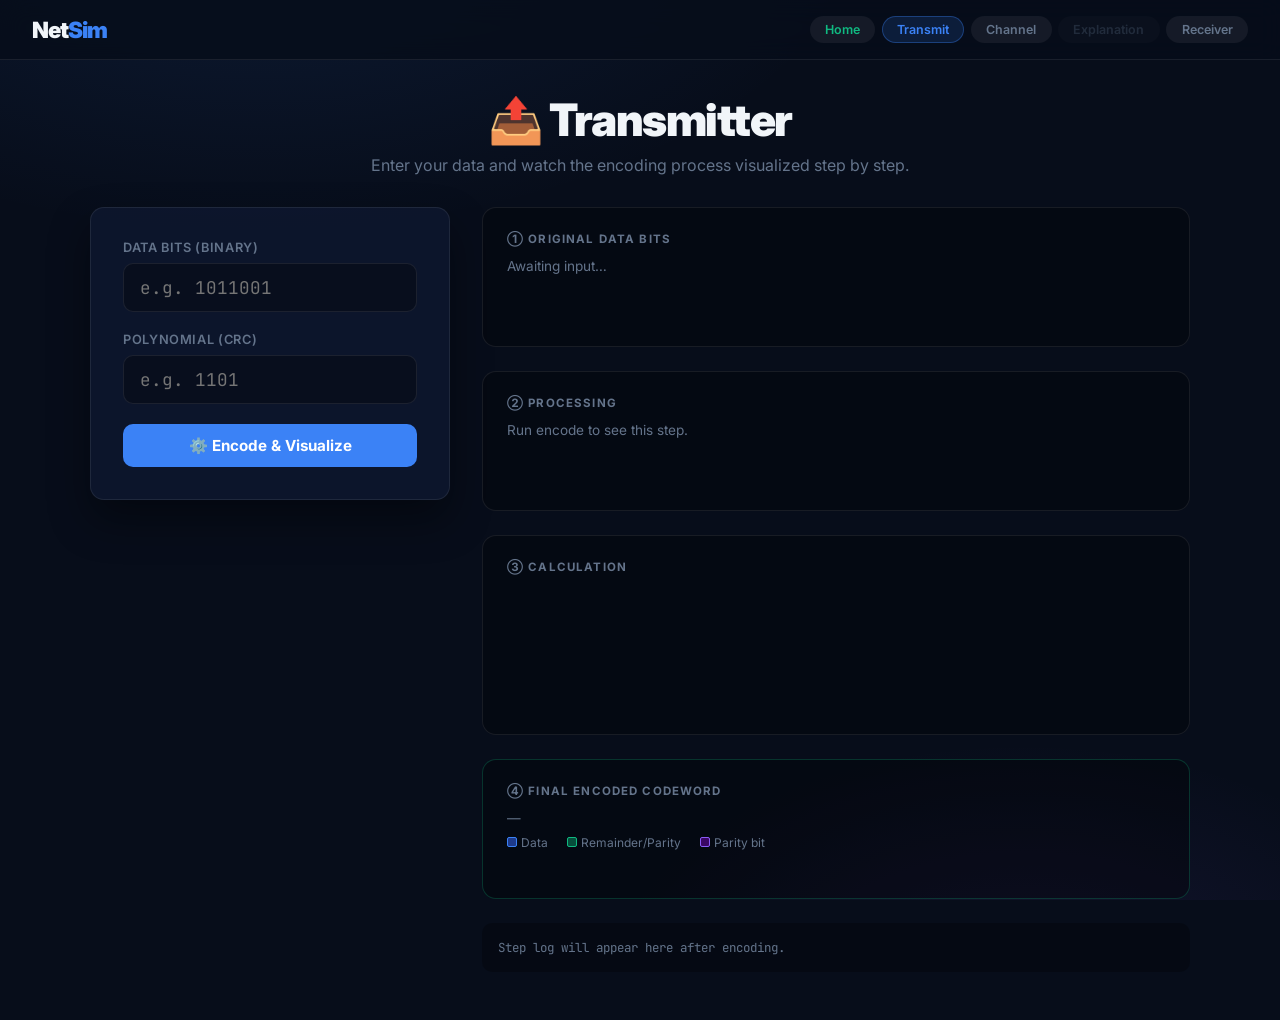
<file: simulator/transmit.html>
<!DOCTYPE html>
<html lang="en">

<head>
    <meta charset="UTF-8">
    <meta name="viewport" content="width=device-width,initial-scale=1">
    <title>NetSim — Transmitter</title>
    <link rel="stylesheet" href="styles.css">
    <style>
        .tx-grid {
            display: grid;
            grid-template-columns: 360px 1fr;
            gap: 2rem;
            width: 100%;
            max-width: 1100px;
            margin-top: 2rem;
        }

        @media(max-width:860px) {
            .tx-grid {
                grid-template-columns: 1fr;
            }
        }

        /* Visualizer Panel */
        .viz-panel {
            display: flex;
            flex-direction: column;
            gap: 1.5rem;
        }

        .viz-stage {
            background: rgba(0, 0, 0, .3);
            border: 1px solid var(--glass-b);
            border-radius: var(--radius);
            padding: 1.5rem;
            min-height: 140px;
            position: relative;
            overflow: hidden;
        }

        .viz-stage-title {
            font-size: .72rem;
            font-weight: 700;
            text-transform: uppercase;
            letter-spacing: .1em;
            color: var(--muted);
            margin-bottom: .75rem;
            display: flex;
            align-items: center;
            gap: .4rem;
        }

        .arrow-row {
            display: flex;
            align-items: center;
            gap: .5rem;
            flex-wrap: wrap;
            margin: 1rem 0;
        }

        .arrow-icon {
            font-size: 1.4rem;
            color: var(--muted);
            animation: bounce .8s ease infinite alternate;
        }

        @keyframes bounce {
            to {
                transform: translateX(4px);
            }
        }

        /* CRC long-division table */
        .long-div-table {
            width: 100%;
            font-family: var(--mono);
            font-size: .82rem;
            border-collapse: collapse;
        }

        .long-div-table td {
            padding: .3rem .6rem;
            border-bottom: 1px solid rgba(255, 255, 255, .04);
        }

        .long-div-table .step-num {
            color: var(--muted);
            width: 3rem;
        }

        .long-div-table .step-bits {
            letter-spacing: 3px;
        }

        .long-div-table .step-bits .b-data {
            color: #93c5fd;
        }

        .long-div-table .step-bits .b-poly {
            color: #c4b5fd;
        }

        .long-div-table .step-bits .b-xor {
            color: #6ee7b7;
        }

        .row-active {
            background: rgba(59, 130, 246, .08);
        }

        .row-final {
            background: rgba(16, 185, 129, .08);
        }

        .xor-line {
            border-top: 1px solid rgba(255, 255, 255, .15) !important;
        }

        /* Hamming bit row with position labels */
        .ham-viz {
            display: flex;
            flex-direction: column;
            gap: .5rem;
        }

        .ham-bit-row {
            display: flex;
            gap: .3rem;
            flex-wrap: wrap;
        }

        .bit-col {
            display: flex;
            flex-direction: column;
            align-items: center;
            gap: .2rem;
        }

        .pos-label {
            font-family: var(--mono);
            font-size: .6rem;
            color: var(--muted);
        }

        .parity-question {
            background: rgba(139, 92, 246, .2);
            border-color: var(--violet);
            color: var(--violet);
        }

        .parity-resolved {
            animation: pResolve .4s cubic-bezier(.4, 0, .2, 1) both;
        }

        @keyframes pResolve {
            0% {
                transform: scale(1.3) rotate(-5deg);
                background: rgba(139, 92, 246, .5);
            }

            100% {
                transform: scale(1);
            }
        }

        /* Coverage highlight */
        .bit-box.covered {
            outline: 3px solid rgba(245, 158, 11, .6);
            outline-offset: 2px;
        }

        /* Step log */
        .step-log {
            background: rgba(0, 0, 0, .25);
            border-radius: 10px;
            padding: 1rem;
            font-family: var(--mono);
            font-size: .78rem;
            color: var(--muted);
            max-height: 180px;
            overflow-y: auto;
            display: flex;
            flex-direction: column;
            gap: .3rem;
        }

        .log-line {
            animation: slideRow .2s ease both;
        }

        .log-line.done {
            color: var(--green);
        }

        .log-line.active {
            color: var(--primary);
        }
    </style>
</head>

<body>
    <nav class="nav-strip">
        <div class="nav-logo">Net<span>Sim</span></div>
        <div class="nav-steps"></div>
    </nav>

    <div class="page-root page-wrap">
        <h1 class="section-title">📤 Transmitter</h1>
        <p class="section-sub">Enter your data and watch the encoding process visualized step by step.</p>

        <div class="tx-grid">
            <!-- Input Panel -->
            <div class="card" style="display:flex;flex-direction:column;gap:1.25rem;height:fit-content;">
                <div class="field-group">
                    <label class="field-label">Data Bits (binary)</label>
                    <input class="field-input" id="inp-data" type="text" placeholder="e.g. 1011001" maxlength="16"
                        spellcheck="false">
                </div>
                <div class="field-group" id="poly-group">
                    <label class="field-label">Polynomial (CRC)</label>
                    <input class="field-input" id="inp-poly" type="text" placeholder="e.g. 1101" maxlength="12"
                        spellcheck="false">
                </div>
                <div class="field-group" id="parity-group" style="display:none;">
                    <label class="field-label">Parity Type</label>
                    <div class="parity-toggle">
                        <button class="parity-btn active" id="btn-even" onclick="setParity('even')">Even Parity</button>
                        <button class="parity-btn" id="btn-odd" onclick="setParity('odd')">Odd Parity</button>
                    </div>
                </div>
                <button class="btn btn-primary" id="btn-encode" onclick="runEncode()" style="width:100%">⚙️ Encode &amp;
                    Visualize</button>
                <button class="btn btn-green" id="btn-send" onclick="navigate('channel.html')"
                    style="width:100%;display:none;">
                    📡 Send to Channel →
                </button>
                <div id="err-msg" style="color:var(--red);font-size:.82rem;display:none;"></div>
            </div>

            <!-- Visualization Panel -->
            <div class="viz-panel">
                <!-- Stage 1: Input -->
                <div class="viz-stage">
                    <div class="viz-stage-title">① Original Data Bits</div>
                    <div class="bits-row" id="viz-input"><span style="color:var(--muted);font-size:.85rem">Awaiting
                            input…</span></div>
                </div>

                <!-- Stage 2: Append / Parity Question Marks -->
                <div class="viz-stage" id="stage-append">
                    <div class="viz-stage-title" id="stage2-title">② Processing</div>
                    <div id="viz-step2" style="font-size:.85rem;color:var(--muted)">Run encode to see this step.</div>
                </div>

                <!-- Stage 3: Division / Parity Resolution -->
                <div class="viz-stage" id="stage-div" style="min-height:200px;">
                    <div class="viz-stage-title" id="stage3-title">③ Calculation</div>
                    <div id="viz-step3"></div>
                </div>

                <!-- Stage 4: Final Codeword -->
                <div class="viz-stage" style="border-color:rgba(16,185,129,.25);">
                    <div class="viz-stage-title">④ Final Encoded Codeword</div>
                    <div class="bits-row" id="viz-codeword"><span style="color:var(--muted);font-size:.85rem">—</span>
                    </div>
                    <div style="margin-top:.6rem;font-size:.75rem;color:var(--muted);display:flex;gap:1.2rem;"
                        id="legend" style="display:none!important">
                        <span><span
                                style="display:inline-block;width:10px;height:10px;background:#1e3a8a;border:1px solid #3b82f6;border-radius:2px;margin-right:4px;"></span>Data</span>
                        <span><span
                                style="display:inline-block;width:10px;height:10px;background:#064e3b;border:1px solid #10b981;border-radius:2px;margin-right:4px;"></span>Remainder/Parity</span>
                        <span><span
                                style="display:inline-block;width:10px;height:10px;background:#3b0764;border:1px solid #8b5cf6;border-radius:2px;margin-right:4px;"></span>Parity
                            bit</span>
                    </div>
                </div>

                <!-- Step Log -->
                <div class="step-log" id="step-log"><span style="color:var(--muted)">Step log will appear here after
                        encoding.</span></div>
            </div>
        </div>
    </div>

    <script src="app.js"></script>
    <script>
        buildNav('transmit.html');
        const inpData = document.getElementById('inp-data');
        const inpPoly = document.getElementById('inp-poly');
        let parityMode = 'even';

        // Restore from state
        if (State.data) inpData.value = State.data;
        if (State.poly) inpPoly.value = State.poly;

        // Show correct inputs depending on mode
        if (State.mode === 'hamming') {
            document.getElementById('poly-group').style.display = 'none';
            document.getElementById('parity-group').style.display = 'block';
        }
        if (State.parity) {
            parityMode = State.parity;
            document.getElementById('btn-even').classList.toggle('active', parityMode === 'even');
            document.getElementById('btn-odd').classList.toggle('active', parityMode === 'odd');
        }

        function setParity(p) {
            parityMode = p; State.parity = p;
            document.getElementById('btn-even').classList.toggle('active', p === 'even');
            document.getElementById('btn-odd').classList.toggle('active', p === 'odd');
        }

        function showErr(msg) {
            const el = document.getElementById('err-msg');
            el.textContent = msg; el.style.display = 'block';
            setTimeout(() => el.style.display = 'none', 3000);
        }

        function addLog(log, text, cls = '') {
            const d = document.createElement('div');
            d.className = 'log-line ' + cls; d.textContent = text;
            log.appendChild(d); log.scrollTop = log.scrollHeight;
        }

        function runEncode() {
            const data = inpData.value.trim();
            if (!/^[01]+$/.test(data)) return showErr('Data must contain only 0s and 1s!');
            State.data = data;

            const log = document.getElementById('step-log');
            log.innerHTML = '';
            document.getElementById('legend').style.display = 'flex';
            document.getElementById('btn-send').style.display = 'block';

            // Stage 1: input bits
            renderBitRow(document.getElementById('viz-input'), data,
                Object.fromEntries(data.split('').map((_, i) => [i, 'data'])));

            if (State.mode === 'crc') runCRC(data, log);
            else runHamming(data, log);
        }

        /* ── CRC Visual ─────────────────────────────────────────────────── */
        function runCRC(data, log) {
            const poly = inpPoly.value.trim();
            if (!/^[01]+$/.test(poly) || poly.length < 2) return showErr('Polynomial must be binary with ≥ 2 bits!');
            State.poly = poly;

            addLog(log, `Mode: CRC  |  Data: ${data}  |  Polynomial: ${poly}`);

            // Stage 2: Append zeros
            document.getElementById('stage2-title').textContent = '② Append (r = poly_len - 1) Zeros';
            const appended = data + '0'.repeat(poly.length - 1);
            const s2 = document.getElementById('viz-step2');
            s2.innerHTML = '';
            const s2row = document.createElement('div'); s2row.className = 'bits-row';
            appended.split('').forEach((b, i) => {
                const { wrap, box } = makeBitBox(b, i < data.length ? 'data' : 'rem', i < data.length ? '' : '0', i * 0.04);
                s2row.appendChild(wrap);
            });
            s2.appendChild(s2row);
            addLog(log, `Appended ${poly.length - 1} zeros: ${appended}`, 'active');

            // Stage 3: XOR Division Table
            document.getElementById('stage3-title').textContent = '③ XOR Polynomial Long Division';
            const { codeword, rem, steps } = crcEncode(data, poly);

            const tbl = document.createElement('table'); tbl.className = 'long-div-table';
            function colorBits(str, cls) {
                return str.split('').map(b => `<span class="b-${cls}">${b}</span>`).join('');
            }
            steps.forEach((s, idx) => {
                const tr1 = document.createElement('tr');
                tr1.className = idx === steps.length - 1 ? 'row-final' : (idx === 0 ? 'row-active' : '');
                tr1.style.animationDelay = (idx * 0.05) + 's';
                tr1.style.animation = 'slideRow .3s ease both';
                tr1.innerHTML = `<td class="step-num">S${idx + 1}</td><td class="step-bits">${colorBits(s.dividend, 'data')} ÷ ${colorBits(s.divisor, 'poly')}</td>`;
                tbl.appendChild(tr1);
                const tr2 = document.createElement('tr');
                tr2.className = 'xor-line';
                tr2.style.animationDelay = ((idx + .5) * 0.05) + 's';
                tr2.style.animation = 'slideRow .3s ease both';
                tr2.innerHTML = `<td></td><td class="step-bits" style="padding-left:1rem">${colorBits(s.xored, 'xor')} ← XOR Result</td>`;
                tbl.appendChild(tr2);
                addLog(log, `Step ${idx + 1}: ${s.dividend} ⊕ ${s.divisor} = ${s.xored}`);
            });
            document.getElementById('viz-step3').innerHTML = '';
            document.getElementById('viz-step3').appendChild(tbl);

            // Stage 4: Final codeword
            const cw = document.getElementById('viz-codeword');
            cw.innerHTML = '';
            const clsMap = {};
            codeword.split('').forEach((_, i) => { clsMap[i] = i < data.length ? 'data' : 'rem'; });
            const lblMap = {};
            codeword.split('').forEach((_, i) => { lblMap[i] = i < data.length ? `D${i + 1}` : `R${i - data.length + 1}`; });
            renderBitRow(cw, codeword, clsMap, lblMap);

            State.codeword = codeword;
            addLog(log, `✅ Codeword = ${codeword}  (data: ${data} + CRC: ${rem})`, 'done');
        }

        /* ── Hamming Visual ──────────────────────────────────────────────── */
        function animateParityCalcs(parityCalcs, positions, bits, n, log, onDone) {
            const hamViz = document.getElementById('viz-step3');
            // Render full row with ? for parity bits first
            hamViz.innerHTML = '';
            const row = document.createElement('div'); row.className = 'ham-bit-row';
            const boxRefs = [];
            positions.forEach(({ idx, isParity }, i) => {
                const col = document.createElement('div'); col.className = 'bit-col';
                const box = document.createElement('div');
                box.className = 'bit-box ' + (isParity ? 'parity-question' : 'data') + ' flow-in';
                box.style.animationDelay = (i * 0.04) + 's';
                box.textContent = isParity ? '?' : bits[i];
                box.id = `hbox-${idx}`;
                const lbl = document.createElement('div'); lbl.className = 'pos-label'; lbl.textContent = `P${idx}`;
                col.appendChild(box); col.appendChild(lbl);
                row.appendChild(col); boxRefs.push({ idx, isParity, box });
            });
            hamViz.appendChild(row);

            // Sequentially resolve each parity bit
            let p = 0;
            function resolveNext() {
                if (p >= parityCalcs.length) { onDone(); return; }
                const calc = parityCalcs[p++];
                // Highlight covered positions
                calc.covers.forEach(ci => {
                    const b = document.getElementById(`hbox-${ci}`);
                    if (b) b.classList.add('covered');
                });
                addLog(log, `P${calc.pos}: covers positions [${calc.covers.join(',')}] → XOR = ${calc.val}`, 'active');
                setTimeout(() => {
                    calc.covers.forEach(ci => {
                        const b = document.getElementById(`hbox-${ci}`);
                        if (b) b.classList.remove('covered');
                    });
                    const pbox = document.getElementById(`hbox-${calc.pos}`);
                    if (pbox) {
                        pbox.textContent = calc.val;
                        pbox.classList.remove('parity-question');
                        pbox.classList.add('parity', 'parity-resolved');
                    }
                    addLog(log, `P${calc.pos} = ${calc.val} ✔`, 'done');
                    setTimeout(resolveNext, 450);
                }, 700);
            }
            resolveNext();
        }

        function runHamming(data, log) {
            const result = hammingEncode(data, parityMode);
            const { codeword, r, positions, bits, parityCalcs } = result;

            addLog(log, `Mode: Hamming  |  Data(m=${data.length}) → r=${r} parity bits → n=${data.length + r} total`);
            addLog(log, `Parity type: ${parityMode.toUpperCase()}`);

            // Stage 2: Show skeleton
            document.getElementById('stage2-title').textContent = '② Place Data at Non-Power-of-2 Positions';
            const s2 = document.getElementById('viz-step2'); s2.innerHTML = '';
            const row2 = document.createElement('div'); row2.className = 'ham-bit-row';
            positions.forEach(({ idx, isParity }, i) => {
                const col = document.createElement('div'); col.className = 'bit-col';
                const box = document.createElement('div');
                box.className = 'bit-box ' + (isParity ? 'parity-question' : 'data') + ' flow-in';
                box.style.animationDelay = (i * .04) + 's';
                box.textContent = isParity ? 'P' : bits[i];
                const lbl = document.createElement('div'); lbl.className = 'pos-label'; lbl.textContent = `Pos${idx}`;
                col.appendChild(box); col.appendChild(lbl);
                row2.appendChild(col);
            });
            s2.appendChild(row2);

            // Stage 3: animate parity resolution
            document.getElementById('stage3-title').textContent = '③ Calculate & Fill Parity Bits';

            animateParityCalcs(parityCalcs, positions, bits, data.length + r, log, () => {
                // Stage 4: final codeword
                const cwEl = document.getElementById('viz-codeword'); cwEl.innerHTML = '';
                const clsMap = {}, lblMap = {};
                const n = data.length + r;
                codeword.split('').forEach((_, i) => {
                    const pos = n - i;
                    clsMap[i] = (pos & (pos - 1)) === 0 ? 'parity' : 'data';
                    lblMap[i] = (pos & (pos - 1)) === 0 ? `P${pos}` : `D`;
                });
                renderBitRow(cwEl, codeword, clsMap, lblMap);
                State.codeword = codeword;
                addLog(log, `✅ Codeword = ${codeword}`, 'done');
                document.getElementById('btn-send').style.display = 'block';
            });
        }
    </script>
</body>

</html>
</file>
<file: simulator/styles.css>
/* ============================================================
   NetSim — Shared Design System
   ============================================================ */
@import url('https://fonts.googleapis.com/css2?family=Inter:wght@400;500;600;700;800;900&family=JetBrains+Mono:wght@400;600;700&display=swap');

:root {
    /* Palette */
    --bg: #070d1a;
    --bg2: #0d1629;
    --glass: rgba(15, 25, 50, 0.75);
    --glass-b: rgba(255, 255, 255, 0.08);
    --primary: #3b82f6;
    --primary-dim: rgba(59, 130, 246, 0.15);
    --violet: #8b5cf6;
    --violet-dim: rgba(139, 92, 246, 0.18);
    --green: #10b981;
    --green-dim: rgba(16, 185, 129, 0.15);
    --red: #ef4444;
    --red-dim: rgba(239, 68, 68, 0.15);
    --amber: #f59e0b;
    --text: #f1f5f9;
    --muted: #64748b;
    --mono: 'JetBrains Mono', monospace;
    --sans: 'Inter', sans-serif;
    --radius: 14px;
    --transition: 0.4s cubic-bezier(0.4, 0, 0.2, 1);
}

*,
*::before,
*::after {
    box-sizing: border-box;
    margin: 0;
    padding: 0;
}

html {
    scroll-behavior: smooth;
}

body {
    font-family: var(--sans);
    background: var(--bg);
    color: var(--text);
    min-height: 100vh;
    overflow-x: hidden;
    background-image:
        radial-gradient(ellipse 80% 60% at 20% -10%, rgba(59, 130, 246, .12) 0%, transparent 60%),
        radial-gradient(ellipse 60% 50% at 80% 110%, rgba(139, 92, 246, .10) 0%, transparent 55%);
    background-attachment: fixed;
}

/* ── Page transition ── */
.page-root {
    animation: pageIn .5s cubic-bezier(.4, 0, .2, 1) both;
}

@keyframes pageIn {
    from {
        opacity: 0;
        transform: translateY(24px);
    }

    to {
        opacity: 1;
        transform: translateY(0);
    }
}

.page-exit {
    animation: pageOut .35s cubic-bezier(.4, 0, .2, 1) both;
}

@keyframes pageOut {
    to {
        opacity: 0;
        transform: translateY(-18px);
    }
}

/* ── Nav strip ── */
.nav-strip {
    position: fixed;
    top: 0;
    left: 0;
    right: 0;
    z-index: 100;
    display: flex;
    align-items: center;
    gap: 1rem;
    padding: 1rem 2rem;
    background: rgba(7, 13, 26, .85);
    backdrop-filter: blur(12px);
    border-bottom: 1px solid var(--glass-b);
}

.nav-logo {
    font-size: 1.4rem;
    font-weight: 900;
    letter-spacing: -1px;
}

.nav-logo span {
    color: var(--primary);
}

.nav-steps {
    display: flex;
    gap: .4rem;
    margin-left: auto;
}

.nav-step {
    padding: .3rem .9rem;
    border-radius: 2rem;
    font-size: .78rem;
    font-weight: 600;
    background: rgba(255, 255, 255, .06);
    color: var(--muted);
    border: 1px solid transparent;
    text-decoration: none;
    transition: all .2s;
}

.nav-step.active {
    background: var(--primary-dim);
    color: var(--primary);
    border-color: rgba(59, 130, 246, .35);
}

.nav-step.done {
    color: var(--green);
}

/* ── Shared Layout ── */
.page-wrap {
    min-height: 100vh;
    padding: 6rem 1.5rem 3rem;
    display: flex;
    flex-direction: column;
    align-items: center;
}

.section-title {
    font-size: clamp(1.8rem, 4vw, 2.8rem);
    font-weight: 900;
    letter-spacing: -1.5px;
    text-align: center;
    line-height: 1.1;
}

.section-sub {
    font-size: 1rem;
    color: var(--muted);
    text-align: center;
    margin-top: .6rem;
}

/* ── Glass Card ── */
.card {
    background: var(--glass);
    border: 1px solid var(--glass-b);
    border-radius: var(--radius);
    backdrop-filter: blur(14px);
    box-shadow: 0 20px 40px rgba(0, 0, 0, .4);
    padding: 2rem;
}

/* ── Bit Box ── */
.bit-box {
    display: inline-flex;
    align-items: center;
    justify-content: center;
    width: 44px;
    height: 50px;
    border-radius: 8px;
    font-family: var(--mono);
    font-size: 1.2rem;
    font-weight: 700;
    cursor: default;
    transition: all .25s cubic-bezier(.4, 0, .2, 1);
    user-select: none;
}

.bit-box.data {
    background: #1e3a8a;
    color: #93c5fd;
    border: 1.5px solid #3b82f6;
}

.bit-box.parity {
    background: #3b0764;
    color: #c4b5fd;
    border: 1.5px solid #8b5cf6;
}

.bit-box.rem {
    background: #064e3b;
    color: #6ee7b7;
    border: 1.5px solid #10b981;
}

.bit-box.error {
    background: #7f1d1d !important;
    color: #fca5a5 !important;
    border-color: #ef4444 !important;
    animation: pulse-err 1.2s ease infinite;
}

.bit-box.corrected {
    background: #14532d;
    color: #86efac;
    border-color: #22c55e;
    animation: pop-correct .5s cubic-bezier(.4, 0, .2, 1) both;
}

.bit-box.highlight {
    outline: 3px solid var(--amber);
    outline-offset: 2px;
}

@keyframes pulse-err {

    0%,
    100% {
        box-shadow: 0 0 0 0 rgba(239, 68, 68, .7);
    }

    50% {
        box-shadow: 0 0 0 8px rgba(239, 68, 68, 0);
    }
}

@keyframes pop-correct {
    0% {
        transform: scale(.8);
        opacity: 0;
    }

    60% {
        transform: scale(1.15);
    }

    100% {
        transform: scale(1);
        opacity: 1;
    }
}

/* ── Bits Row ── */
.bits-row {
    display: flex;
    flex-wrap: wrap;
    gap: .35rem;
    align-items: center;
}

.bit-label {
    font-family: var(--mono);
    font-size: .65rem;
    color: var(--muted);
    text-align: center;
    margin-top: .2rem;
}

/* ── Inputs ── */
.field-group {
    display: flex;
    flex-direction: column;
    gap: .5rem;
}

.field-label {
    font-size: .8rem;
    font-weight: 600;
    color: var(--muted);
    letter-spacing: .05em;
    text-transform: uppercase;
}

.field-input {
    background: rgba(0, 0, 0, .3);
    border: 1.5px solid var(--glass-b);
    color: var(--text);
    padding: .75rem 1rem;
    border-radius: 10px;
    font-family: var(--mono);
    font-size: 1.1rem;
    outline: none;
    transition: border-color .2s;
}

.field-input:focus {
    border-color: var(--primary);
}

/* ── Buttons ── */
.btn {
    display: inline-flex;
    align-items: center;
    justify-content: center;
    gap: .5rem;
    padding: .75rem 1.8rem;
    border-radius: 10px;
    font-weight: 700;
    font-size: .95rem;
    cursor: pointer;
    border: none;
    outline: none;
    transition: all .2s;
    text-decoration: none;
    font-family: var(--sans);
}

.btn-primary {
    background: var(--primary);
    color: #fff;
}

.btn-primary:hover {
    background: #2563eb;
    box-shadow: 0 0 20px rgba(59, 130, 246, .4);
    transform: translateY(-1px);
}

.btn-violet {
    background: var(--violet);
    color: #fff;
}

.btn-violet:hover {
    background: #7c3aed;
    box-shadow: 0 0 20px rgba(139, 92, 246, .4);
    transform: translateY(-1px);
}

.btn-green {
    background: var(--green);
    color: #fff;
}

.btn-green:hover {
    box-shadow: 0 0 20px rgba(16, 185, 129, .4);
    transform: translateY(-1px);
}

.btn-ghost {
    background: rgba(255, 255, 255, .06);
    color: var(--text);
    border: 1.5px solid var(--glass-b);
}

.btn-ghost:hover {
    background: rgba(255, 255, 255, .1);
}

.btn-red {
    background: var(--red);
    color: #fff;
}

.btn-red:hover {
    box-shadow: 0 0 20px rgba(239, 68, 68, .4);
}

.btn:disabled {
    opacity: .45;
    cursor: not-allowed;
    transform: none !important;
    box-shadow: none !important;
}

/* ── Parity Toggle ── */
.parity-toggle {
    display: flex;
    gap: .5rem;
    padding: .3rem;
    background: rgba(0, 0, 0, .25);
    border-radius: 8px;
    border: 1px solid var(--glass-b);
    width: fit-content;
}

.parity-btn {
    padding: .45rem 1.2rem;
    border-radius: 6px;
    font-size: .85rem;
    font-weight: 700;
    cursor: pointer;
    border: none;
    background: transparent;
    color: var(--muted);
    transition: all .2s;
}

.parity-btn.active {
    background: var(--violet);
    color: #fff;
}

/* ── Step Rows (CRC long div) ── */
.crc-step-row {
    font-family: var(--mono);
    font-size: .9rem;
    display: grid;
    grid-template-columns: auto auto auto auto 1fr;
    align-items: center;
    gap: .5rem 1rem;
    padding: .4rem .6rem;
    border-radius: 8px;
    animation: slideRow .3s ease both;
}

.crc-step-row.active-row {
    background: rgba(59, 130, 246, .1);
}

@keyframes slideRow {
    from {
        opacity: 0;
        transform: translateX(-12px);
    }

    to {
        opacity: 1;
        transform: translateX(0);
    }
}

/* ── Syndrome Table ── */
.syndrome-table {
    border-collapse: collapse;
    font-family: var(--mono);
    font-size: .85rem;
    width: 100%;
}

.syndrome-table th {
    background: rgba(139, 92, 246, .15);
    color: var(--violet);
    padding: .5rem .8rem;
    border: 1px solid rgba(139, 92, 246, .2);
    font-weight: 700;
}

.syndrome-table td {
    padding: .45rem .8rem;
    border: 1px solid var(--glass-b);
    text-align: center;
}

.syndrome-table tr.highlight-row td {
    background: rgba(59, 130, 246, .12);
    color: #93c5fd;
}

/* ── Status Badge ── */
.status-badge {
    display: inline-flex;
    align-items: center;
    gap: .5rem;
    padding: .5rem 1.2rem;
    border-radius: 2rem;
    font-weight: 700;
    font-size: .9rem;
}

.badge-pass {
    background: var(--green-dim);
    color: var(--green);
    border: 1px solid rgba(16, 185, 129, .3);
}

.badge-fail {
    background: var(--red-dim);
    color: var(--red);
    border: 1px solid rgba(239, 68, 68, .3);
}

.badge-warn {
    background: rgba(245, 158, 11, .12);
    color: var(--amber);
    border: 1px solid rgba(245, 158, 11, .3);
}

/* ── Flowing channel animation ── */
@keyframes flowRight {
    from {
        transform: translateX(-30px);
        opacity: 0;
    }

    to {
        transform: translateX(0);
        opacity: 1;
    }
}

.flow-in {
    animation: flowRight .4s cubic-bezier(.4, 0, .2, 1) both;
}

/* ── Divider ── */
.divider {
    width: 100%;
    height: 1px;
    background: var(--glass-b);
    margin: 1.5rem 0;
}

/* ── Responsive ── */
@media (max-width:640px) {
    .page-wrap {
        padding-top: 5rem;
    }

    .nav-steps {
        display: none;
    }
}
</file>
